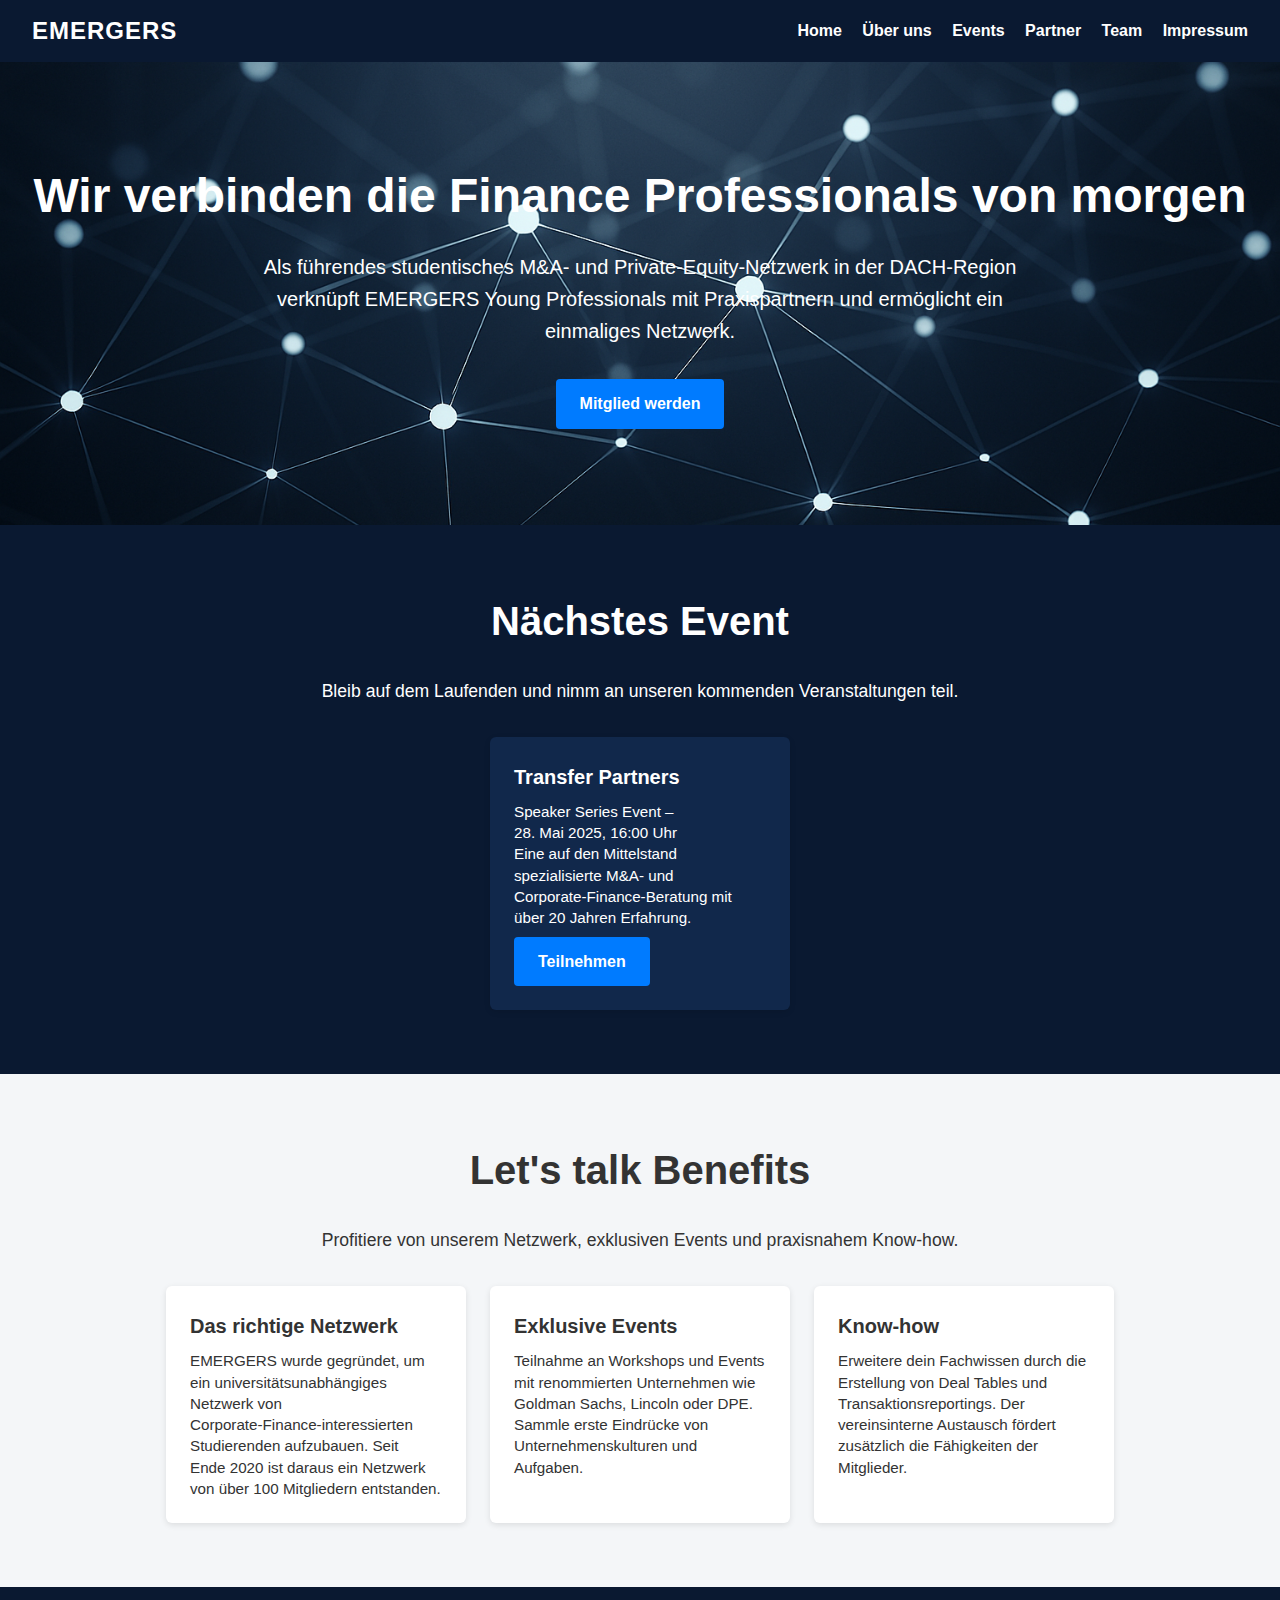
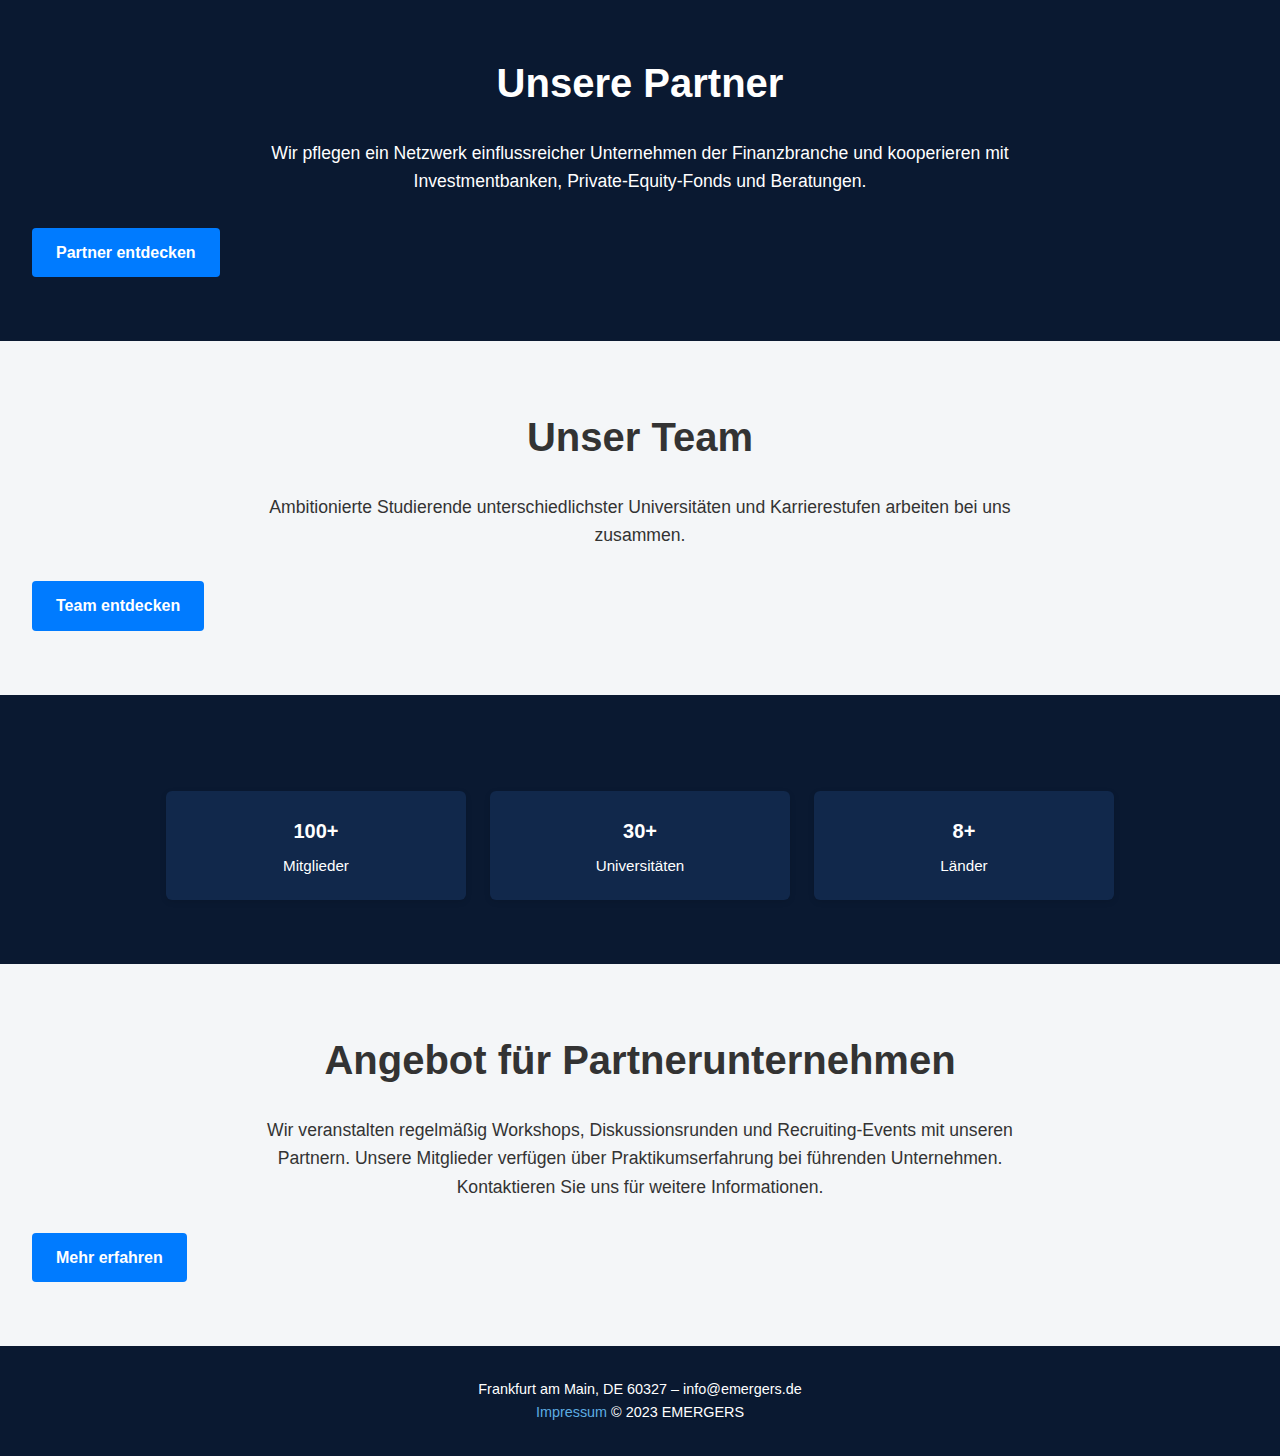
<file: index.html>
<!DOCTYPE html>
<html lang="de">
<head>
  <meta charset="UTF-8">
  <meta name="viewport" content="width=device-width, initial-scale=1.0">
  <title>EMERGERS – Home</title>
  <link rel="stylesheet" href="style.css">
</head>
<body>
  <!-- Navigation bar -->
  <header class="navbar">
    <a href="index.html" class="logo">EMERGERS</a>
    <nav>
      <a href="index.html">Home</a>
      <a href="ueber-uns.html">Über&nbsp;uns</a>
      <a href="events.html">Events</a>
      <a href="partner.html">Partner</a>
      <a href="team.html">Team</a>
      <a href="impressum.html">Impressum</a>
    </nav>
  </header>

  <!-- Hero section -->
  <section class="hero">
    <h1>Wir verbinden die Finance Professionals von morgen</h1>
    <p>Als führendes studentisches M&A‑ und Private‑Equity‑Netzwerk in der DACH‑Region verknüpft EMERGERS Young Professionals mit Praxispartnern und ermöglicht ein einmaliges Netzwerk.</p>
    <a href="ueber-uns.html" class="btn-primary">Mitglied werden</a>
  </section>

  <!-- Next event section -->
  <section class="section dark">
    <h2>Nächstes&nbsp;Event</h2>
    <p class="lead">Bleib auf dem Laufenden und nimm an unseren kommenden Veranstaltungen teil.</p>
    <div class="cards">
      <div class="card" style="background-color:#11284b;color:#fff;">
        <h3>Transfer&nbsp;Partners</h3>
        <p>Speaker&nbsp;Series&nbsp;Event – 28. Mai 2025, 16:00&nbsp;Uhr</p>
        <p>Eine auf den Mittelstand spezialisierte M&A‑ und Corporate‑Finance‑Beratung mit über 20 Jahren Erfahrung.</p>
        <a href="https://emergers.ma-review.com" class="btn-primary" style="margin-top:0.5rem;">Teilnehmen</a>
      </div>
    </div>
  </section>

  <!-- Benefits section -->
  <section class="section">
    <h2>Let's talk Benefits</h2>
    <p class="lead">Profitiere von unserem Netzwerk, exklusiven Events und praxisnahem Know‑how.</p>
    <div class="cards">
      <div class="card">
        <h3>Das richtige Netzwerk</h3>
        <p>EMERGERS wurde gegründet, um ein universitätsunabhängiges Netzwerk von Corporate‑Finance‑interessierten Studierenden aufzubauen. Seit Ende 2020 ist daraus ein Netzwerk von über 100 Mitgliedern entstanden.</p>
      </div>
      <div class="card">
        <h3>Exklusive Events</h3>
        <p>Teilnahme an Workshops und Events mit renommierten Unternehmen wie Goldman&nbsp;Sachs, Lincoln oder DPE. Sammle erste Eindrücke von Unternehmenskulturen und Aufgaben.</p>
      </div>
      <div class="card">
        <h3>Know‑how</h3>
        <p>Erweitere dein Fachwissen durch die Erstellung von Deal Tables und Transaktionsreportings. Der vereinsinterne Austausch fördert zusätzlich die Fähigkeiten der Mitglieder.</p>
      </div>
    </div>
  </section>

  <!-- Partners section -->
  <section class="section dark">
    <h2>Unsere Partner</h2>
    <p class="lead">Wir pflegen ein Netzwerk einflussreicher Unternehmen der Finanzbranche und kooperieren mit Investmentbanken, Private‑Equity‑Fonds und Beratungen.</p>
    <a href="partner.html" class="btn-primary">Partner entdecken</a>
  </section>

  <!-- Team section -->
  <section class="section">
    <h2>Unser Team</h2>
    <p class="lead">Ambitionierte Studierende unterschiedlichster Universitäten und Karrierestufen arbeiten bei uns zusammen.</p>
    <a href="team.html" class="btn-primary">Team entdecken</a>
  </section>

  <!-- Statistics section -->
  <section class="section dark">
    <div class="cards">
      <div class="card" style="background-color:#11284b;color:#fff;text-align:center;">
        <h3>100+</h3>
        <p>Mitglieder</p>
      </div>
      <div class="card" style="background-color:#11284b;color:#fff;text-align:center;">
        <h3>30+</h3>
        <p>Universitäten</p>
      </div>
      <div class="card" style="background-color:#11284b;color:#fff;text-align:center;">
        <h3>8+</h3>
        <p>Länder</p>
      </div>
    </div>
  </section>

  <!-- Partner offer section -->
  <section class="section">
    <h2>Angebot für Partnerunternehmen</h2>
    <p class="lead">Wir veranstalten regelmäßig Workshops, Diskussionsrunden und Recruiting‑Events mit unseren Partnern. Unsere Mitglieder verfügen über Praktikumserfahrung bei führenden Unternehmen. Kontaktieren Sie uns für weitere Informationen.</p>
    <a href="partner.html" class="btn-primary">Mehr erfahren</a>
  </section>

  <!-- Footer -->
  <footer class="footer">
    <p>Frankfurt am Main, DE&nbsp;60327&nbsp;–&nbsp;info@emergers.de</p>
    <p><a href="impressum.html">Impressum</a> © 2023&nbsp;EMERGERS</p>
  </footer>
</body>
</html>
</file>
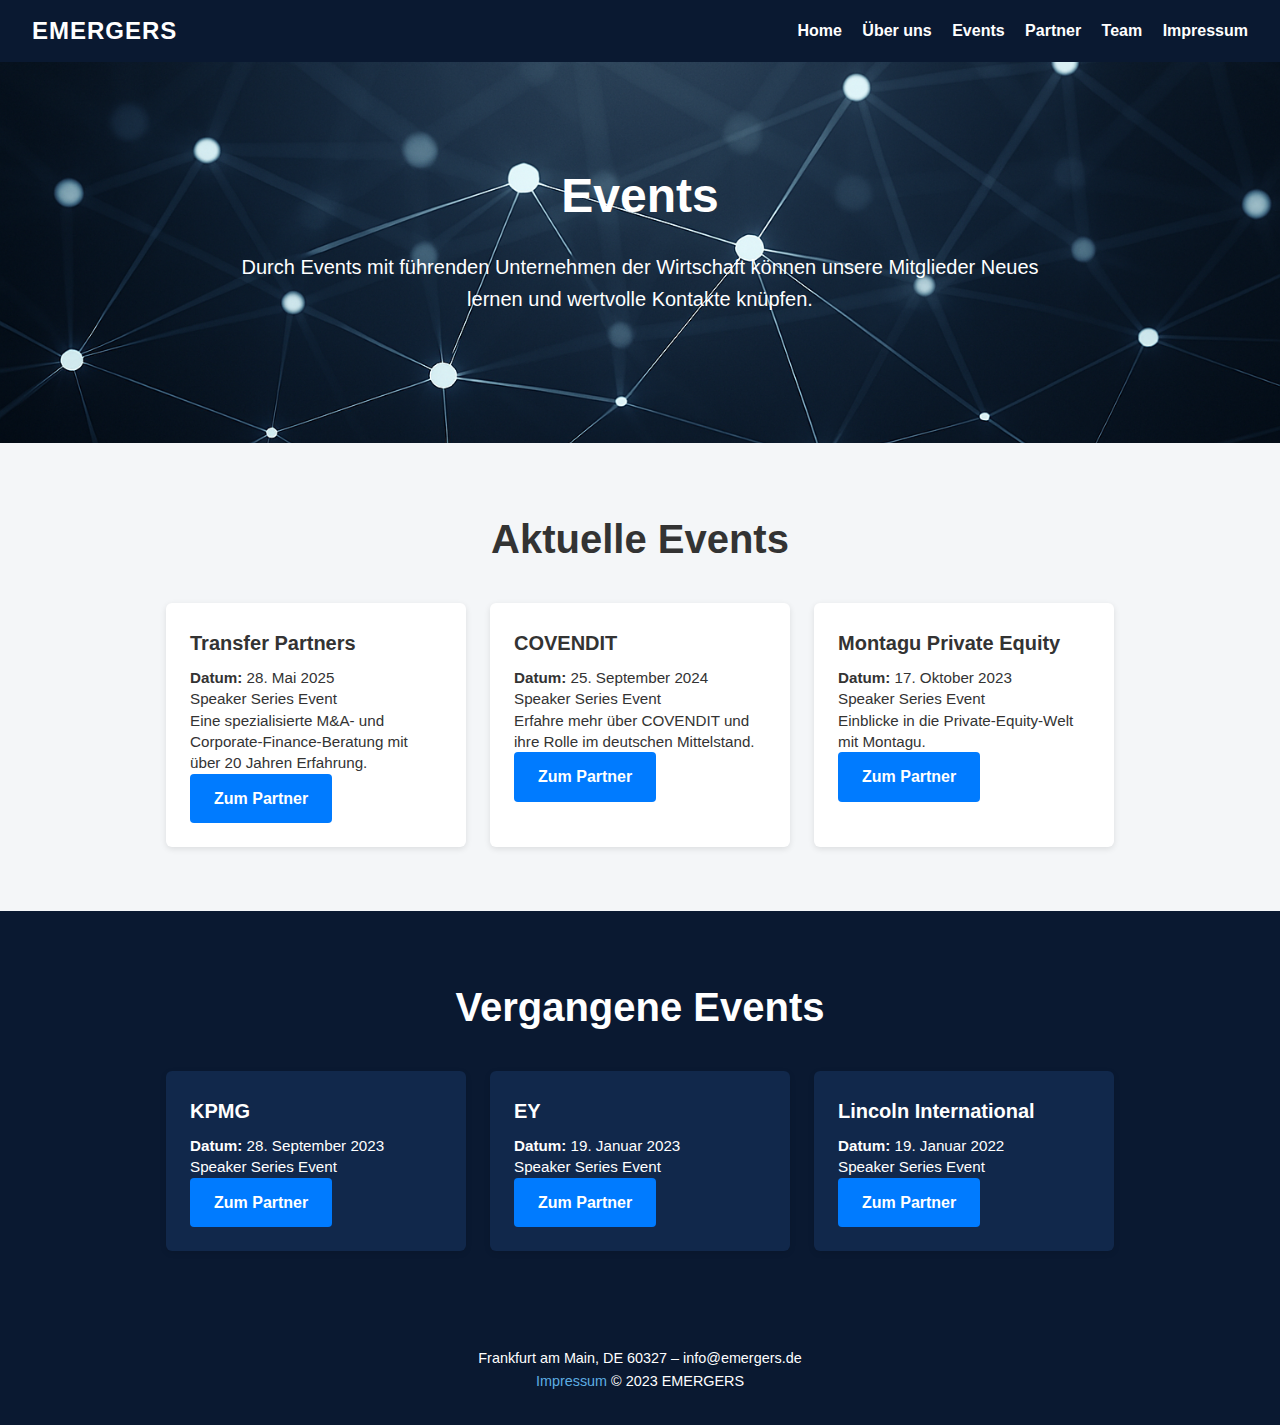
<file: events.html>
<!DOCTYPE html>
<html lang="de">
<head>
  <meta charset="UTF-8">
  <meta name="viewport" content="width=device-width, initial-scale=1.0">
  <title>EMERGERS – Events</title>
  <link rel="stylesheet" href="style.css">
</head>
<body>
  <!-- Navigation bar -->
  <header class="navbar">
    <a href="index.html" class="logo">EMERGERS</a>
    <nav>
      <a href="index.html">Home</a>
      <a href="ueber-uns.html">Über&nbsp;uns</a>
      <a href="events.html">Events</a>
      <a href="partner.html">Partner</a>
      <a href="team.html">Team</a>
      <a href="impressum.html">Impressum</a>
    </nav>
  </header>

  <!-- Header section -->
  <section class="hero" style="background-image:url('images/hero.png');">
    <h1>Events</h1>
    <p>Durch Events mit führenden Unternehmen der Wirtschaft können unsere Mitglieder Neues lernen und wertvolle Kontakte knüpfen.</p>
  </section>

  <!-- Events list -->
  <section class="section">
    <h2>Aktuelle&nbsp;Events</h2>
    <div class="cards">
      <div class="card">
        <h3>Transfer&nbsp;Partners</h3>
        <p><strong>Datum:</strong> 28.&nbsp;Mai&nbsp;2025</p>
        <p>Speaker Series Event</p>
        <p>Eine spezialisierte M&A‑ und Corporate‑Finance‑Beratung mit über 20 Jahren Erfahrung.</p>
        <a href="https://emergers.ma-review.com" class="btn-primary">Zum Partner</a>
      </div>
      <div class="card">
        <h3>COVENDIT</h3>
        <p><strong>Datum:</strong> 25.&nbsp;September&nbsp;2024</p>
        <p>Speaker Series Event</p>
        <p>Erfahre mehr über COVENDIT und ihre Rolle im deutschen Mittelstand.</p>
        <a href="https://covendit.de" class="btn-primary">Zum Partner</a>
      </div>
      <div class="card">
        <h3>Montagu&nbsp;Private&nbsp;Equity</h3>
        <p><strong>Datum:</strong> 17.&nbsp;Oktober&nbsp;2023</p>
        <p>Speaker Series Event</p>
        <p>Einblicke in die Private‑Equity‑Welt mit Montagu.</p>
        <a href="https://montagu.com" class="btn-primary">Zum Partner</a>
      </div>
    </div>
  </section>

  <!-- Archive section -->
  <section class="section dark">
    <h2>Vergangene&nbsp;Events</h2>
    <div class="cards">
      <div class="card" style="background-color:#11284b;color:#fff;">
        <h3>KPMG</h3>
        <p><strong>Datum:</strong> 28.&nbsp;September&nbsp;2023</p>
        <p>Speaker Series Event</p>
        <a href="https://kpmg.com" class="btn-primary">Zum Partner</a>
      </div>
      <div class="card" style="background-color:#11284b;color:#fff;">
        <h3>EY</h3>
        <p><strong>Datum:</strong> 19.&nbsp;Januar&nbsp;2023</p>
        <p>Speaker Series Event</p>
        <a href="https://www.ey.com" class="btn-primary">Zum Partner</a>
      </div>
      <div class="card" style="background-color:#11284b;color:#fff;">
        <h3>Lincoln&nbsp;International</h3>
        <p><strong>Datum:</strong> 19.&nbsp;Januar&nbsp;2022</p>
        <p>Speaker Series Event</p>
        <a href="https://www.lincolninternational.com" class="btn-primary">Zum Partner</a>
      </div>
    </div>
  </section>

  <!-- Footer -->
  <footer class="footer">
    <p>Frankfurt am Main, DE&nbsp;60327&nbsp;–&nbsp;info@emergers.de</p>
    <p><a href="impressum.html">Impressum</a> © 2023&nbsp;EMERGERS</p>
  </footer>
</body>
</html>
</file>
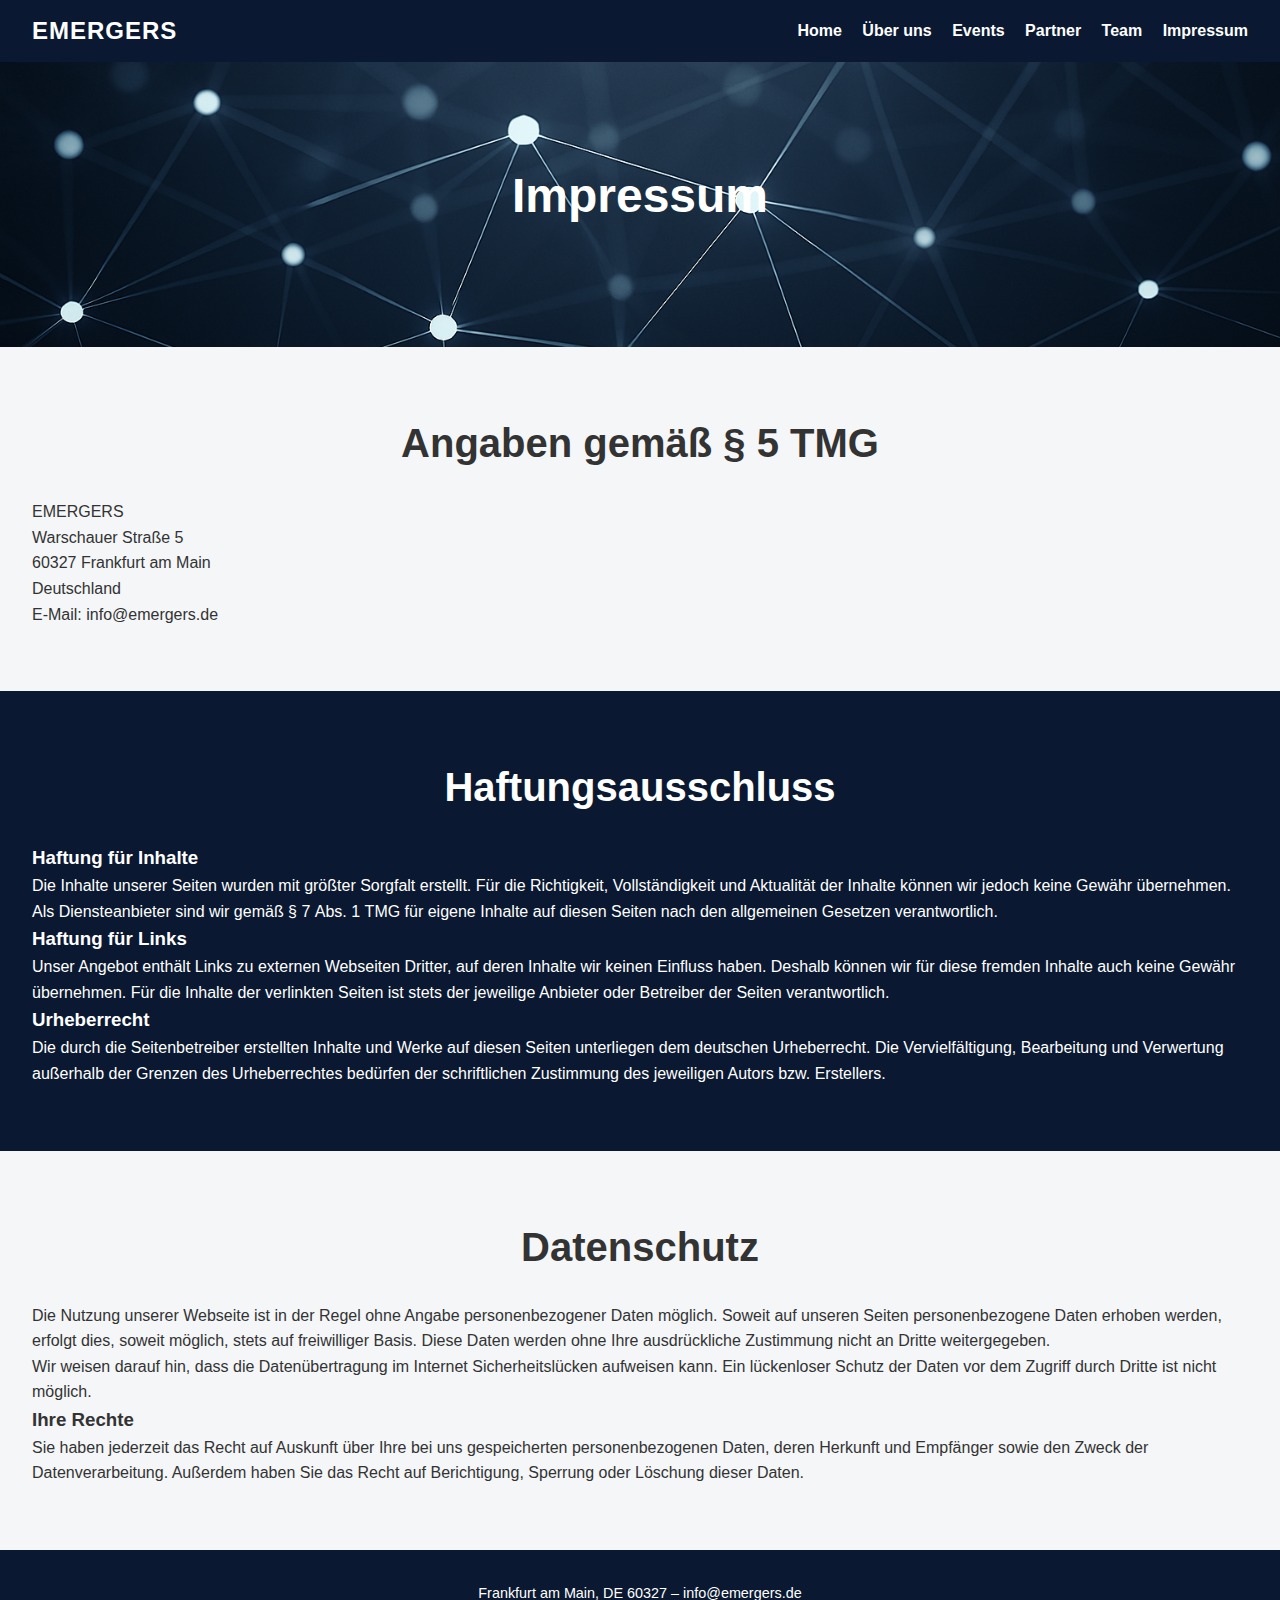
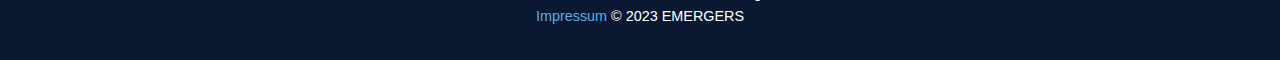
<file: impressum.html>
<!DOCTYPE html>
<html lang="de">
<head>
  <meta charset="UTF-8">
  <meta name="viewport" content="width=device-width, initial-scale=1.0">
  <title>EMERGERS – Impressum</title>
  <link rel="stylesheet" href="style.css">
</head>
<body>
  <!-- Navigation bar -->
  <header class="navbar">
    <a href="index.html" class="logo">EMERGERS</a>
    <nav>
      <a href="index.html">Home</a>
      <a href="ueber-uns.html">Über&nbsp;uns</a>
      <a href="events.html">Events</a>
      <a href="partner.html">Partner</a>
      <a href="team.html">Team</a>
      <a href="impressum.html">Impressum</a>
    </nav>
  </header>

  <!-- Impressum header -->
  <section class="hero" style="background-image:url('images/hero.png');">
    <h1>Impressum</h1>
  </section>

  <section class="section">
    <h2>Angaben gemäß § 5 TMG</h2>
    <p>EMERGERS<br>Warschauer Straße 5<br>60327 Frankfurt am Main<br>Deutschland</p>
    <p>E‑Mail: info@emergers.de</p>
  </section>

  <section class="section dark">
    <h2>Haftungsausschluss</h2>
    <h3>Haftung für Inhalte</h3>
    <p>Die Inhalte unserer Seiten wurden mit größter Sorgfalt erstellt. Für die Richtigkeit, Vollständigkeit und Aktualität der Inhalte können wir jedoch keine Gewähr übernehmen. Als Diensteanbieter sind wir gemäß § 7 Abs. 1 TMG für eigene Inhalte auf diesen Seiten nach den allgemeinen Gesetzen verantwortlich.</p>
    <h3>Haftung für Links</h3>
    <p>Unser Angebot enthält Links zu externen Webseiten Dritter, auf deren Inhalte wir keinen Einfluss haben. Deshalb können wir für diese fremden Inhalte auch keine Gewähr übernehmen. Für die Inhalte der verlinkten Seiten ist stets der jeweilige Anbieter oder Betreiber der Seiten verantwortlich.</p>
    <h3>Urheberrecht</h3>
    <p>Die durch die Seitenbetreiber erstellten Inhalte und Werke auf diesen Seiten unterliegen dem deutschen Urheberrecht. Die Vervielfältigung, Bearbeitung und Verwertung außerhalb der Grenzen des Urheberrechtes bedürfen der schriftlichen Zustimmung des jeweiligen Autors bzw. Erstellers.</p>
  </section>

  <section class="section">
    <h2>Datenschutz</h2>
    <p>Die Nutzung unserer Webseite ist in der Regel ohne Angabe personenbezogener Daten möglich. Soweit auf unseren Seiten personenbezogene Daten erhoben werden, erfolgt dies, soweit möglich, stets auf freiwilliger Basis. Diese Daten werden ohne Ihre ausdrückliche Zustimmung nicht an Dritte weitergegeben.</p>
    <p>Wir weisen darauf hin, dass die Datenübertragung im Internet Sicherheitslücken aufweisen kann. Ein lückenloser Schutz der Daten vor dem Zugriff durch Dritte ist nicht möglich.</p>
    <h3>Ihre Rechte</h3>
    <p>Sie haben jederzeit das Recht auf Auskunft über Ihre bei uns gespeicherten personenbezogenen Daten, deren Herkunft und Empfänger sowie den Zweck der Datenverarbeitung. Außerdem haben Sie das Recht auf Berichtigung, Sperrung oder Löschung dieser Daten.</p>
  </section>

  <!-- Footer -->
  <footer class="footer">
    <p>Frankfurt am Main, DE&nbsp;60327&nbsp;–&nbsp;info@emergers.de</p>
    <p><a href="impressum.html">Impressum</a> © 2023&nbsp;EMERGERS</p>
  </footer>
</body>
</html>
</file>
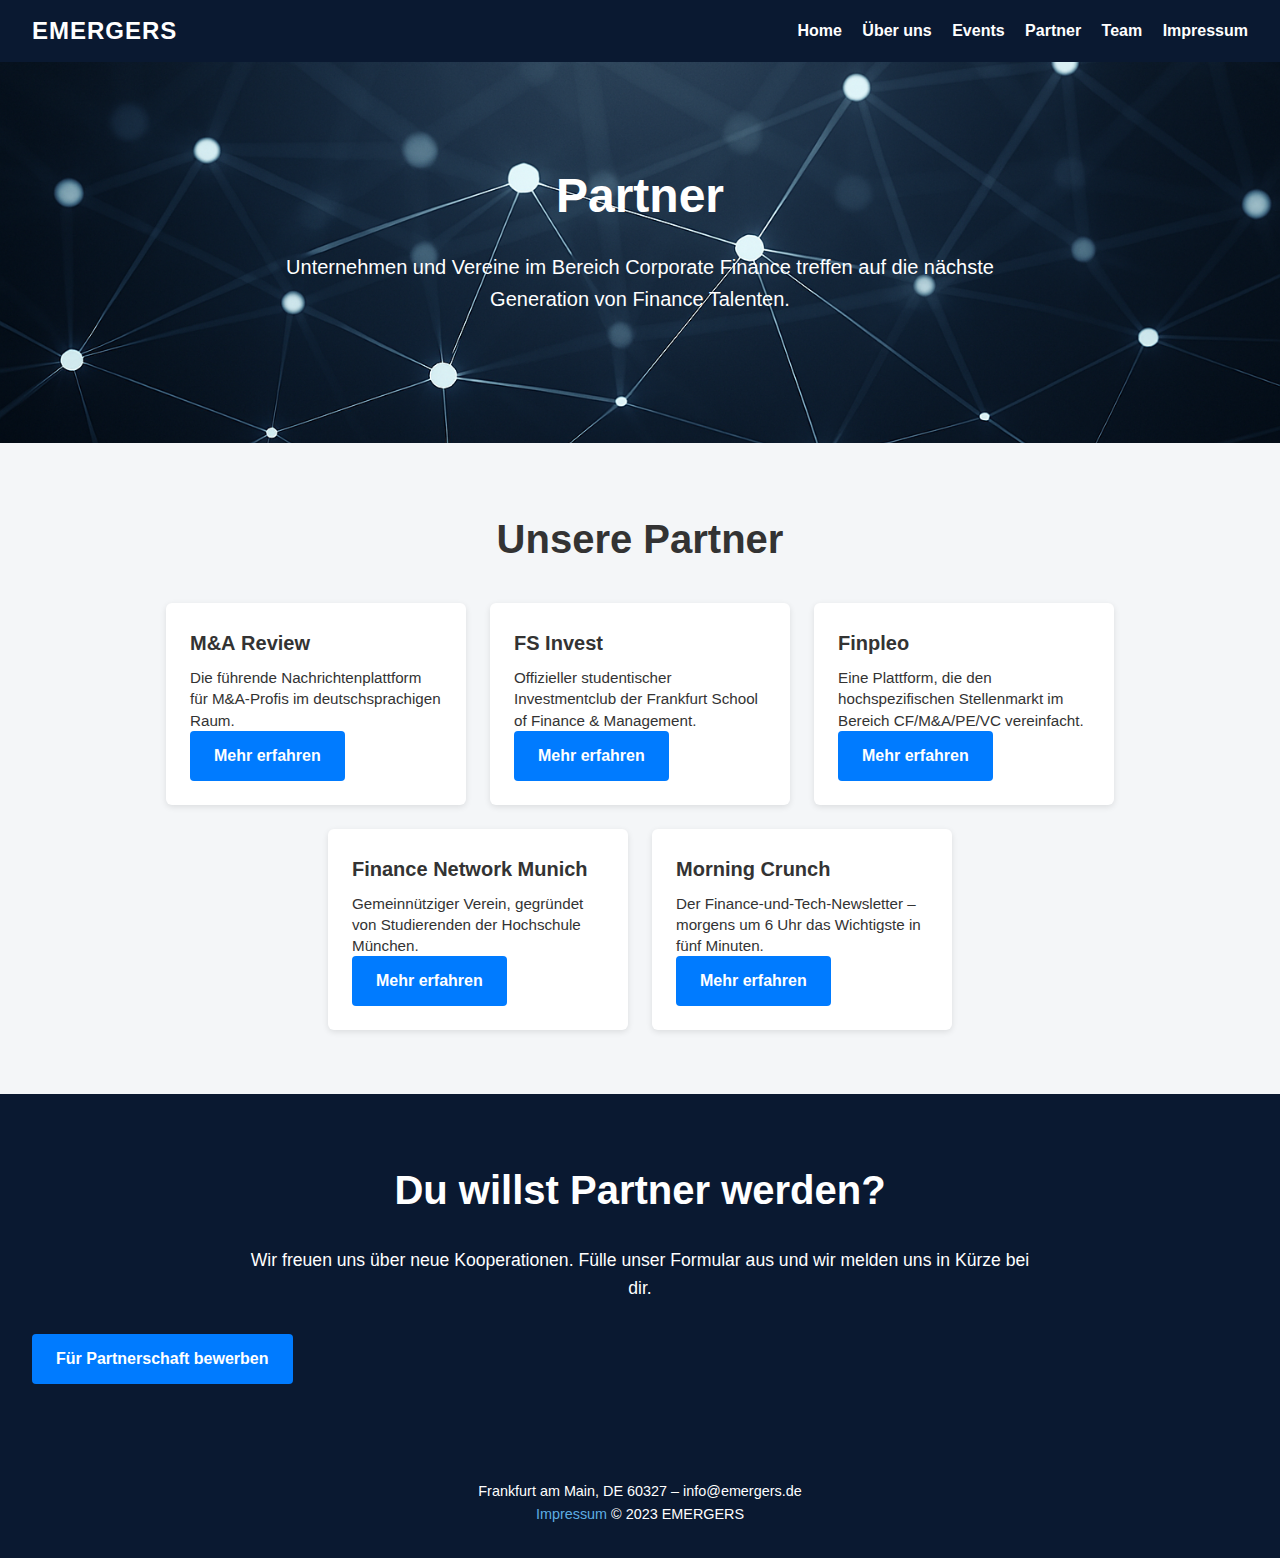
<file: partner.html>
<!DOCTYPE html>
<html lang="de">
<head>
  <meta charset="UTF-8">
  <meta name="viewport" content="width=device-width, initial-scale=1.0">
  <title>EMERGERS – Partner</title>
  <link rel="stylesheet" href="style.css">
</head>
<body>
  <!-- Navigation bar -->
  <header class="navbar">
    <a href="index.html" class="logo">EMERGERS</a>
    <nav>
      <a href="index.html">Home</a>
      <a href="ueber-uns.html">Über&nbsp;uns</a>
      <a href="events.html">Events</a>
      <a href="partner.html">Partner</a>
      <a href="team.html">Team</a>
      <a href="impressum.html">Impressum</a>
    </nav>
  </header>

  <!-- Header section -->
  <section class="hero" style="background-image:url('images/hero.png');">
    <h1>Partner</h1>
    <p>Unternehmen und Vereine im Bereich Corporate Finance treffen auf die nächste Generation von Finance Talenten.</p>
  </section>

  <!-- Partners list -->
  <section class="section">
    <h2>Unsere&nbsp;Partner</h2>
    <div class="cards">
      <div class="card">
        <h3>M&A&nbsp;Review</h3>
        <p>Die führende Nachrichtenplattform für M&A‑Profis im deutschsprachigen Raum.</p>
        <a href="https://manda.co" class="btn-primary">Mehr erfahren</a>
      </div>
      <div class="card">
        <h3>FS&nbsp;Invest</h3>
        <p>Offizieller studentischer Investmentclub der Frankfurt School of Finance & Management.</p>
        <a href="https://www.linkedin.com" class="btn-primary">Mehr erfahren</a>
      </div>
      <div class="card">
        <h3>Finpleo</h3>
        <p>Eine Plattform, die den hochspezifischen Stellenmarkt im Bereich CF/M&A/PE/VC vereinfacht.</p>
        <a href="https://www.finpleo.com" class="btn-primary">Mehr erfahren</a>
      </div>
      <div class="card">
        <h3>Finance&nbsp;Network&nbsp;Munich</h3>
        <p>Gemeinnütziger Verein, gegründet von Studierenden der Hochschule München.</p>
        <a href="https://fn-munich.de" class="btn-primary">Mehr erfahren</a>
      </div>
      <div class="card">
        <h3>Morning&nbsp;Crunch</h3>
        <p>Der Finance‑und‑Tech‑Newsletter – morgens um 6 Uhr das Wichtigste in fünf Minuten.</p>
        <a href="https://morningcrunch.de" class="btn-primary">Mehr erfahren</a>
      </div>
    </div>
  </section>

  <!-- Partnership call-to-action -->
  <section class="section dark">
    <h2>Du willst Partner werden?</h2>
    <p class="lead">Wir freuen uns über neue Kooperationen. Fülle unser Formular aus und wir melden uns in Kürze bei dir.</p>
    <a href="#" class="btn-primary">Für Partnerschaft bewerben</a>
  </section>

  <!-- Footer -->
  <footer class="footer">
    <p>Frankfurt am Main, DE&nbsp;60327&nbsp;–&nbsp;info@emergers.de</p>
    <p><a href="impressum.html">Impressum</a> © 2023&nbsp;EMERGERS</p>
  </footer>
</body>
</html>
</file>
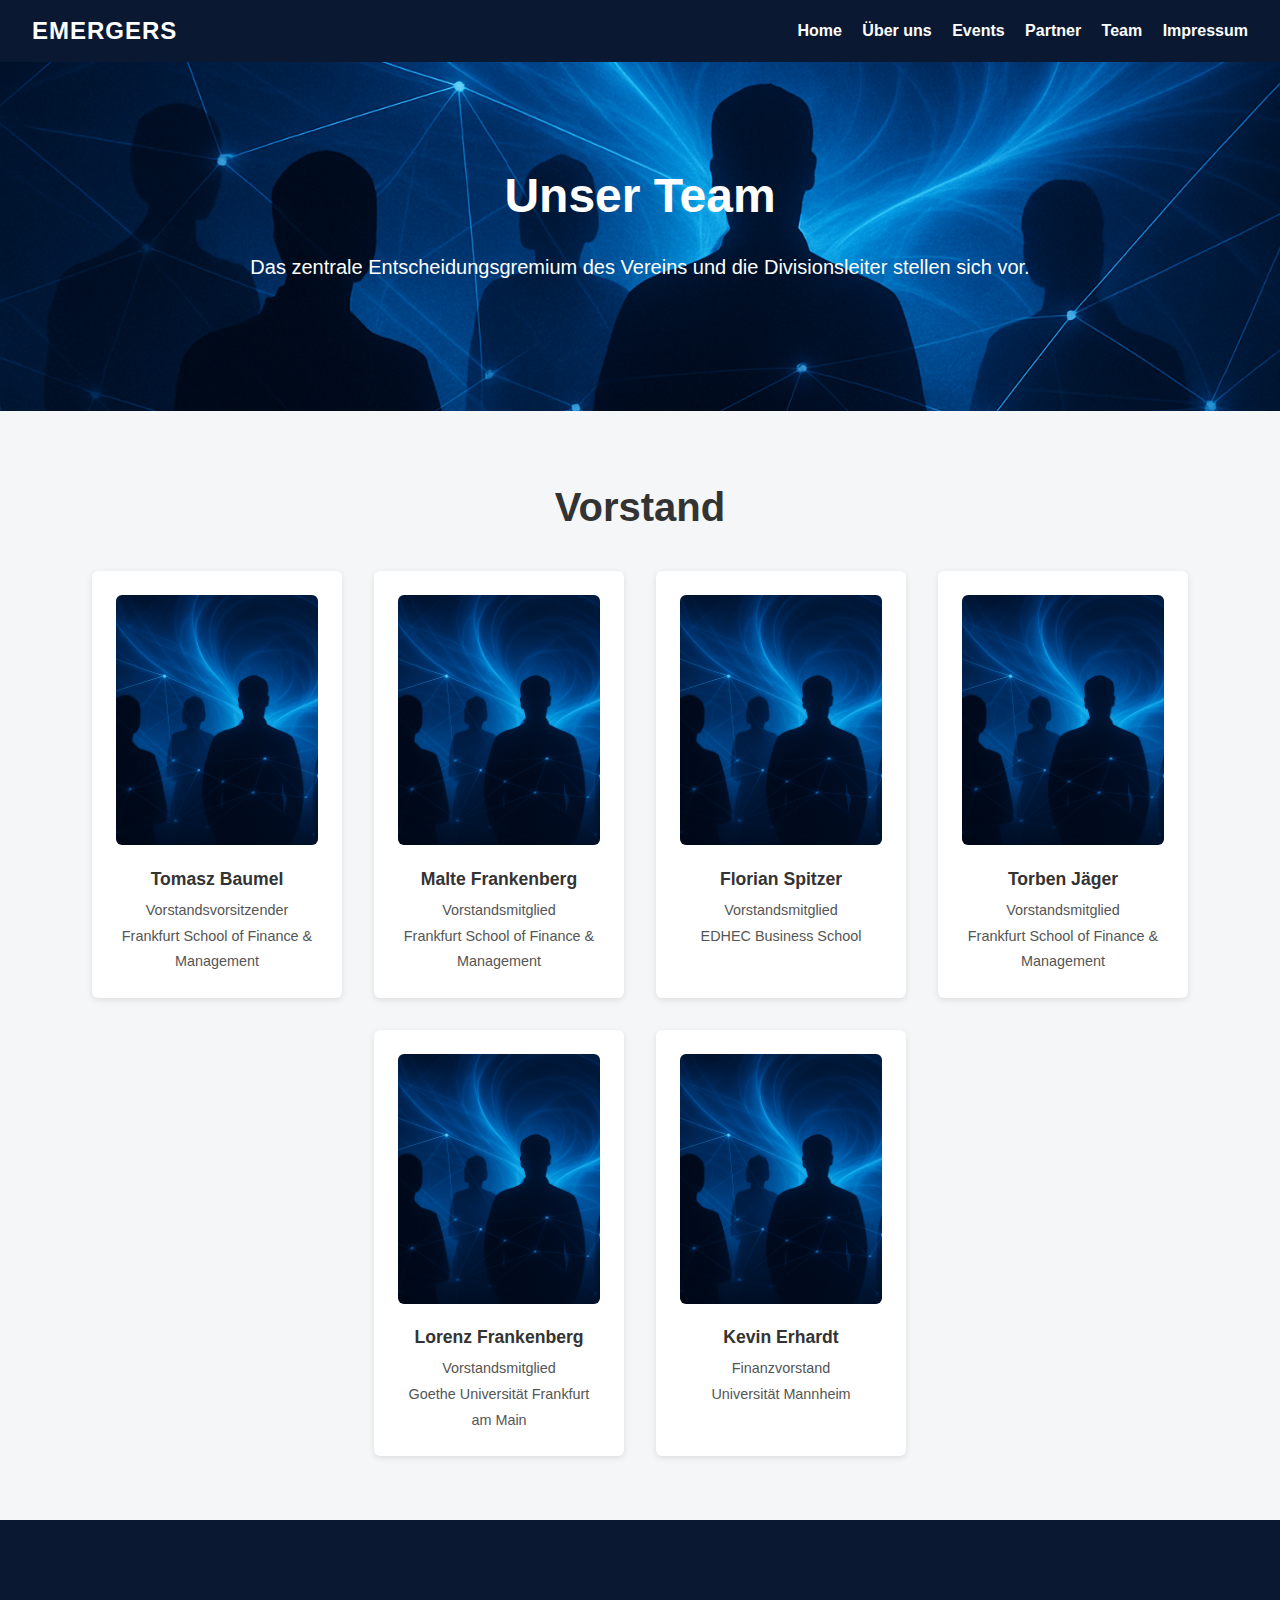
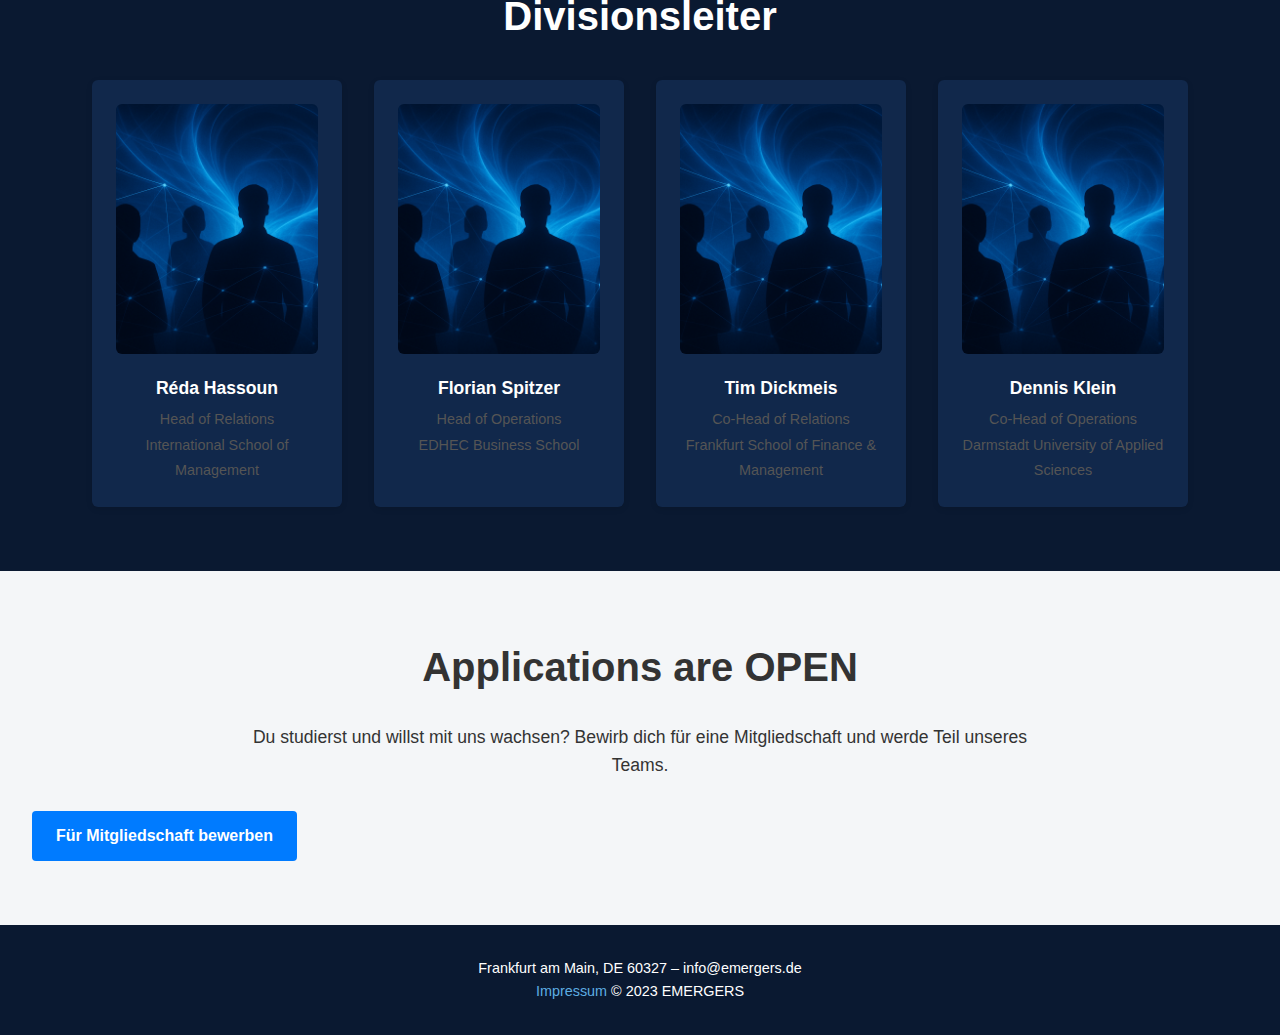
<file: team.html>
<!DOCTYPE html>
<html lang="de">
<head>
  <meta charset="UTF-8">
  <meta name="viewport" content="width=device-width, initial-scale=1.0">
  <title>EMERGERS – Team</title>
  <link rel="stylesheet" href="style.css">
</head>
<body>
  <!-- Navigation bar -->
  <header class="navbar">
    <a href="index.html" class="logo">EMERGERS</a>
    <nav>
      <a href="index.html">Home</a>
      <a href="ueber-uns.html">Über&nbsp;uns</a>
      <a href="events.html">Events</a>
      <a href="partner.html">Partner</a>
      <a href="team.html">Team</a>
      <a href="impressum.html">Impressum</a>
    </nav>
  </header>

  <!-- Header section -->
  <section class="hero" style="background-image:url('images/team.png');">
    <h1>Unser Team</h1>
    <p>Das zentrale Entscheidungsgremium des Vereins und die Divisionsleiter stellen sich vor.</p>
  </section>

  <!-- Board section -->
  <section class="section">
    <h2>Vorstand</h2>
    <div class="team-grid">
      <div class="member">
        <img src="images/team.png" alt="Tomasz Baumel">
        <h3>Tomasz&nbsp;Baumel</h3>
        <span>Vorstandsvorsitzender<br>Frankfurt School of Finance &amp; Management</span>
      </div>
      <div class="member">
        <img src="images/team.png" alt="Malte Frankenberg">
        <h3>Malte&nbsp;Frankenberg</h3>
        <span>Vorstandsmitglied<br>Frankfurt School of Finance &amp; Management</span>
      </div>
      <div class="member">
        <img src="images/team.png" alt="Florian Spitzer">
        <h3>Florian&nbsp;Spitzer</h3>
        <span>Vorstandsmitglied<br>EDHEC Business School</span>
      </div>
      <div class="member">
        <img src="images/team.png" alt="Torben Jäger">
        <h3>Torben&nbsp;Jäger</h3>
        <span>Vorstandsmitglied<br>Frankfurt School of Finance &amp; Management</span>
      </div>
      <div class="member">
        <img src="images/team.png" alt="Lorenz Frankenberg">
        <h3>Lorenz&nbsp;Frankenberg</h3>
        <span>Vorstandsmitglied<br>Goethe Universität Frankfurt am Main</span>
      </div>
      <div class="member">
        <img src="images/team.png" alt="Kevin Erhardt">
        <h3>Kevin&nbsp;Erhardt</h3>
        <span>Finanzvorstand<br>Universität Mannheim</span>
      </div>
    </div>
  </section>

  <!-- Division leaders section -->
  <section class="section dark">
    <h2>Divisionsleiter</h2>
    <div class="team-grid">
      <div class="member" style="background-color:#11284b;color:#fff;">
        <img src="images/team.png" alt="Réda Hassoun">
        <h3>Réda&nbsp;Hassoun</h3>
        <span>Head of Relations<br>International School of Management</span>
      </div>
      <div class="member" style="background-color:#11284b;color:#fff;">
        <img src="images/team.png" alt="Florian Spitzer (Operations)">
        <h3>Florian&nbsp;Spitzer</h3>
        <span>Head of Operations<br>EDHEC Business School</span>
      </div>
      <div class="member" style="background-color:#11284b;color:#fff;">
        <img src="images/team.png" alt="Tim Dickmeis">
        <h3>Tim&nbsp;Dickmeis</h3>
        <span>Co‑Head of Relations<br>Frankfurt School of Finance &amp; Management</span>
      </div>
      <div class="member" style="background-color:#11284b;color:#fff;">
        <img src="images/team.png" alt="Dennis Klein">
        <h3>Dennis&nbsp;Klein</h3>
        <span>Co‑Head of Operations<br>Darmstadt University of Applied Sciences</span>
      </div>
    </div>
  </section>

  <!-- Join section -->
  <section class="section">
    <h2>Applications are OPEN</h2>
    <p class="lead">Du studierst und willst mit uns wachsen? Bewirb dich für eine Mitgliedschaft und werde Teil unseres Teams.</p>
    <a href="#" class="btn-primary">Für Mitgliedschaft bewerben</a>
  </section>

  <!-- Footer -->
  <footer class="footer">
    <p>Frankfurt am Main, DE&nbsp;60327&nbsp;–&nbsp;info@emergers.de</p>
    <p><a href="impressum.html">Impressum</a> © 2023&nbsp;EMERGERS</p>
  </footer>
</body>
</html>
</file>
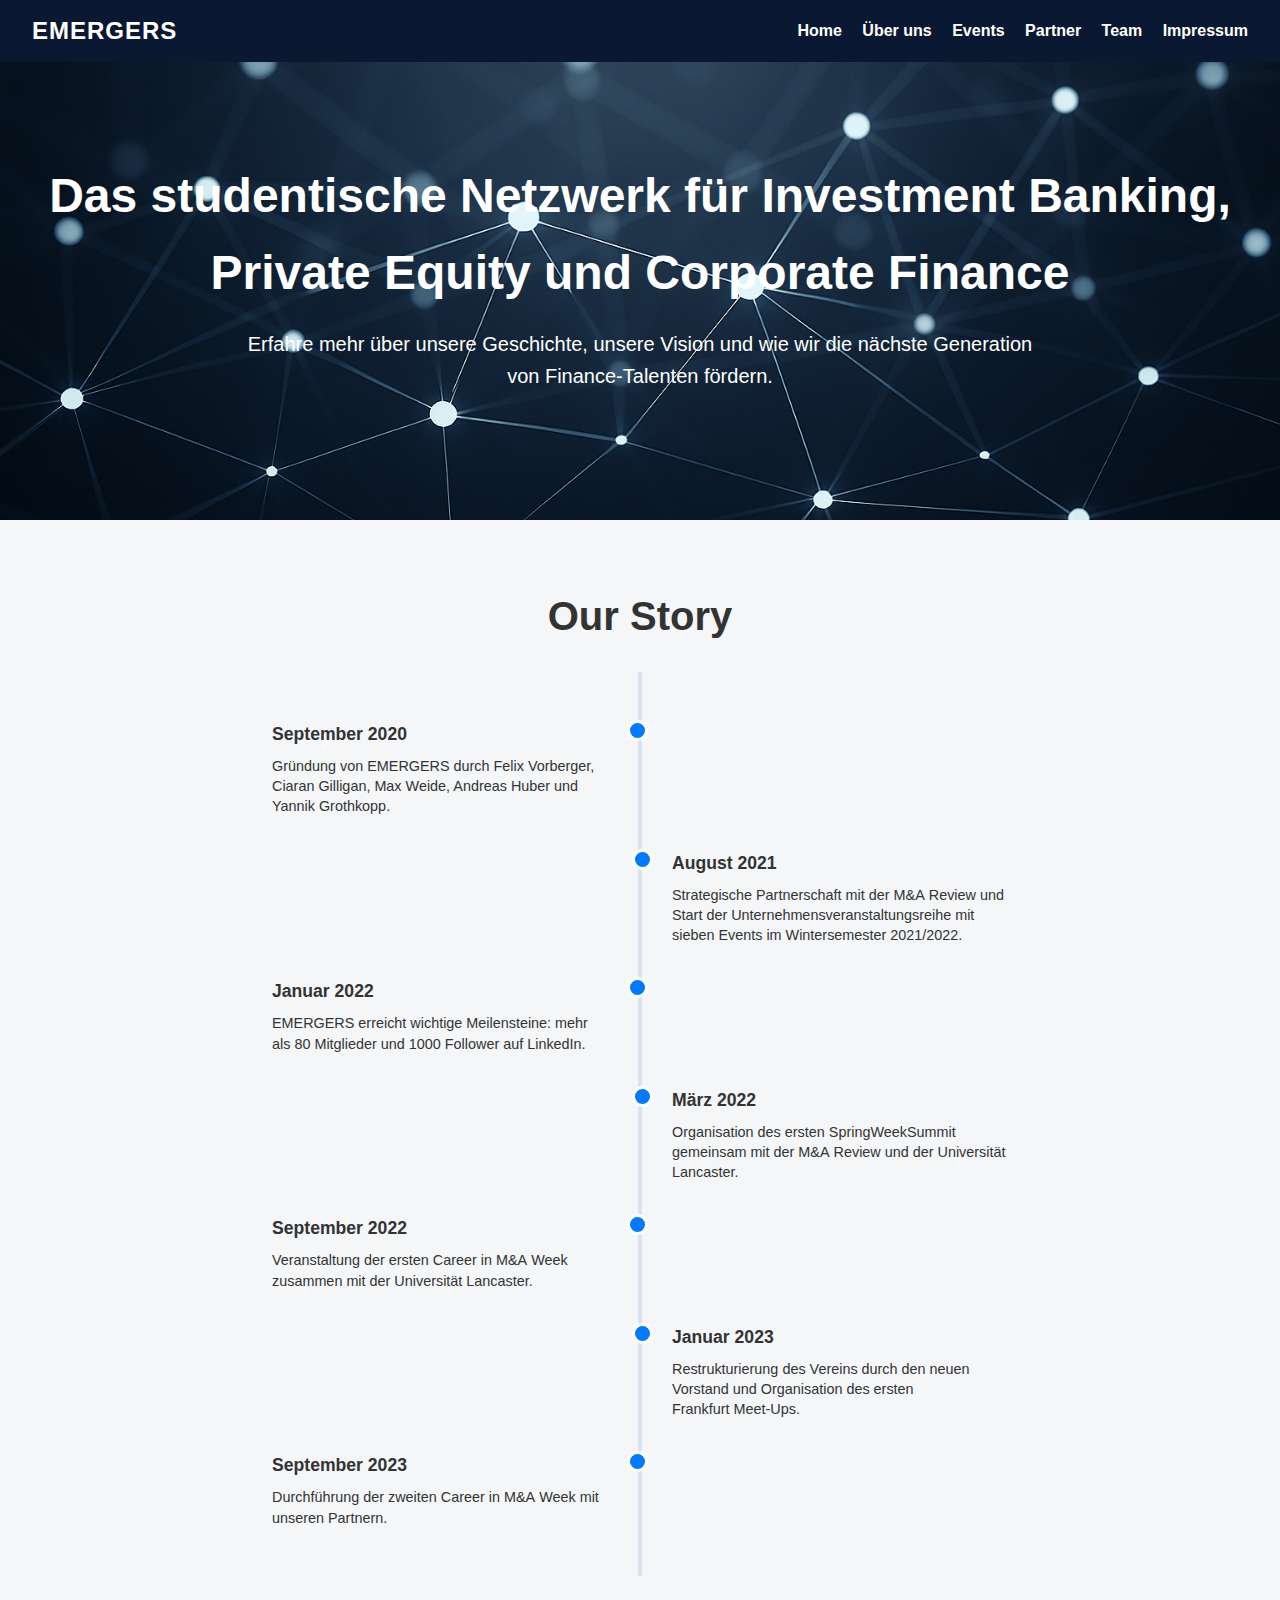
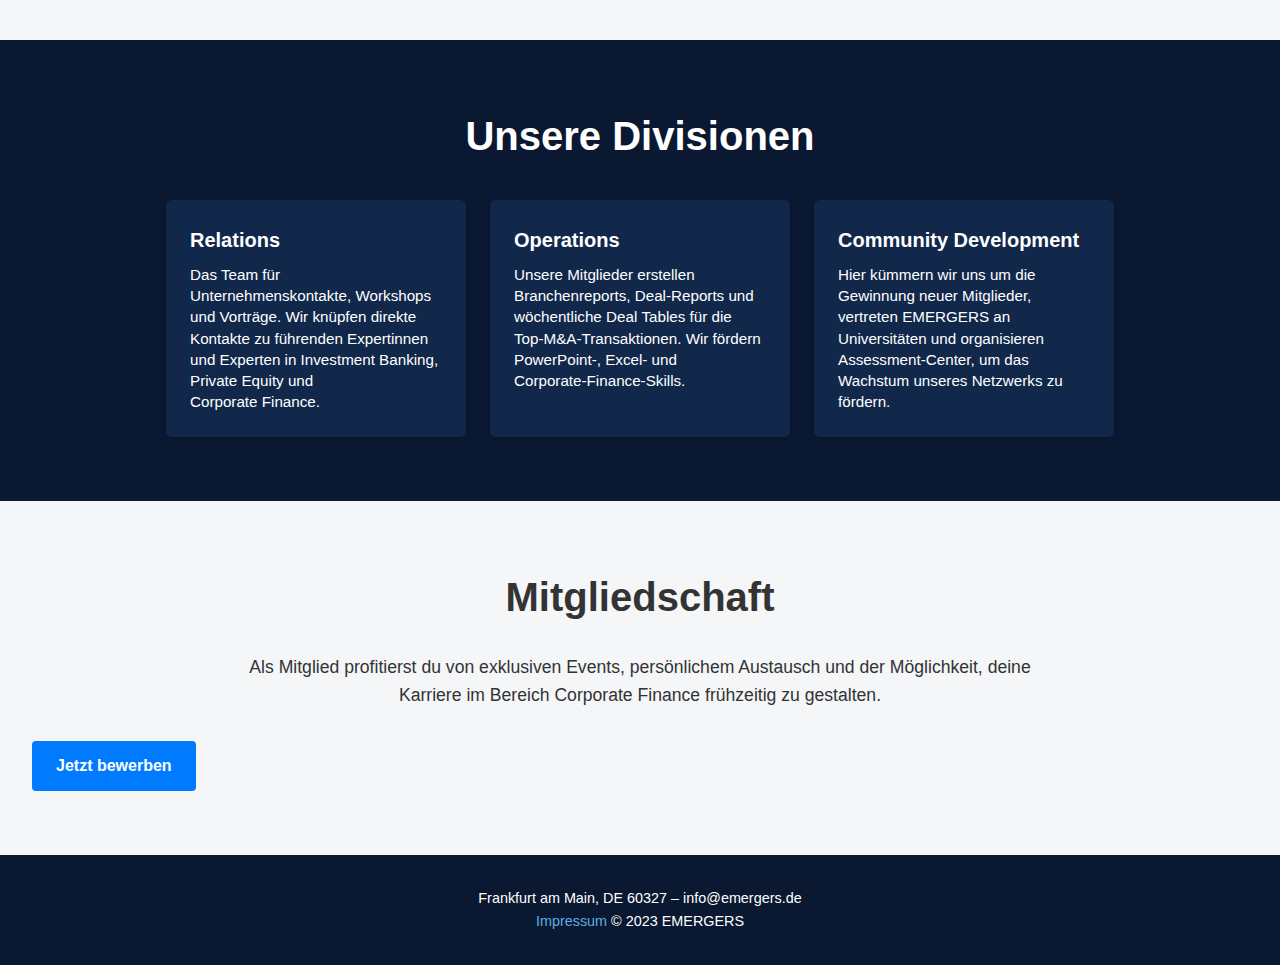
<file: ueber-uns.html>
<!DOCTYPE html>
<html lang="de">
<head>
  <meta charset="UTF-8">
  <meta name="viewport" content="width=device-width, initial-scale=1.0">
  <title>EMERGERS – Über uns</title>
  <link rel="stylesheet" href="style.css">
</head>
<body>
  <!-- Navigation bar -->
  <header class="navbar">
    <a href="index.html" class="logo">EMERGERS</a>
    <nav>
      <a href="index.html">Home</a>
      <a href="ueber-uns.html">Über&nbsp;uns</a>
      <a href="events.html">Events</a>
      <a href="partner.html">Partner</a>
      <a href="team.html">Team</a>
      <a href="impressum.html">Impressum</a>
    </nav>
  </header>

  <!-- Intro section -->
  <section class="hero">
    <h1>Das studentische Netzwerk für Investment&nbsp;Banking, Private&nbsp;Equity und Corporate&nbsp;Finance</h1>
    <p>Erfahre mehr über unsere Geschichte, unsere Vision und wie wir die nächste Generation von Finance‑Talenten fördern.</p>
  </section>

  <!-- Our story timeline -->
  <section class="section">
    <h2>Our Story</h2>
    <div class="timeline">
      <div class="timeline-item">
        <h4>September&nbsp;2020</h4>
        <p>Gründung von EMERGERS durch Felix Vorberger, Ciaran Gilligan, Max Weide, Andreas Huber und Yannik Grothkopp.</p>
      </div>
      <div class="timeline-item">
        <h4>August&nbsp;2021</h4>
        <p>Strategische Partnerschaft mit der M&A Review und Start der Unternehmensveranstaltungsreihe mit sieben Events im Wintersemester 2021/2022.</p>
      </div>
      <div class="timeline-item">
        <h4>Januar&nbsp;2022</h4>
        <p>EMERGERS erreicht wichtige Meilensteine: mehr als 80 Mitglieder und 1000 Follower auf LinkedIn.</p>
      </div>
      <div class="timeline-item">
        <h4>März&nbsp;2022</h4>
        <p>Organisation des ersten SpringWeekSummit gemeinsam mit der M&A Review und der Universität Lancaster.</p>
      </div>
      <div class="timeline-item">
        <h4>September&nbsp;2022</h4>
        <p>Veranstaltung der ersten Career in M&A Week zusammen mit der Universität Lancaster.</p>
      </div>
      <div class="timeline-item">
        <h4>Januar&nbsp;2023</h4>
        <p>Restrukturierung des Vereins durch den neuen Vorstand und Organisation des ersten Frankfurt Meet‑Ups.</p>
      </div>
      <div class="timeline-item">
        <h4>September&nbsp;2023</h4>
        <p>Durchführung der zweiten Career in M&A Week mit unseren Partnern.</p>
      </div>
    </div>
  </section>

  <!-- Divisions section -->
  <section class="section dark">
    <h2>Unsere Divisionen</h2>
    <div class="cards">
      <div class="card" style="background-color:#11284b;color:#fff;">
        <h3>Relations</h3>
        <p>Das Team für Unternehmenskontakte, Workshops und Vorträge. Wir knüpfen direkte Kontakte zu führenden Expertinnen und Experten in Investment Banking, Private Equity und Corporate Finance.</p>
      </div>
      <div class="card" style="background-color:#11284b;color:#fff;">
        <h3>Operations</h3>
        <p>Unsere Mitglieder erstellen Branchenreports, Deal‑Reports und wöchentliche Deal Tables für die Top‑M&A‑Transaktionen. Wir fördern PowerPoint‑, Excel‑ und Corporate‑Finance‑Skills.</p>
      </div>
      <div class="card" style="background-color:#11284b;color:#fff;">
        <h3>Community&nbsp;Development</h3>
        <p>Hier kümmern wir uns um die Gewinnung neuer Mitglieder, vertreten EMERGERS an Universitäten und organisieren Assessment‑Center, um das Wachstum unseres Netzwerks zu fördern.</p>
      </div>
    </div>
  </section>

  <!-- Membership section -->
  <section class="section">
    <h2>Mitgliedschaft</h2>
    <p class="lead">Als Mitglied profitierst du von exklusiven Events, persönlichem Austausch und der Möglichkeit, deine Karriere im Bereich Corporate Finance frühzeitig zu gestalten.</p>
    <a href="https://forms.gle" class="btn-primary">Jetzt bewerben</a>
  </section>

  <!-- Footer -->
  <footer class="footer">
    <p>Frankfurt am Main, DE&nbsp;60327&nbsp;–&nbsp;info@emergers.de</p>
    <p><a href="impressum.html">Impressum</a> © 2023&nbsp;EMERGERS</p>
  </footer>
</body>
</html>
</file>
<file: style.css>
/* EMERGERS clone stylesheet */

/* Reset and global styles */
* {
  margin: 0;
  padding: 0;
  box-sizing: border-box;
}

body {
  font-family: Arial, Helvetica, sans-serif;
  color: #333;
  line-height: 1.6;
}

/* Navigation bar */
.navbar {
  display: flex;
  align-items: center;
  justify-content: space-between;
  background-color: #0a1931;
  color: #ffffff;
  padding: 0.75rem 2rem;
  position: sticky;
  top: 0;
  z-index: 1000;
}

.navbar .logo {
  font-size: 1.5rem;
  font-weight: bold;
  text-transform: uppercase;
  letter-spacing: 1px;
  color: #ffffff;
  text-decoration: none;
}

.navbar nav a {
  color: #ffffff;
  margin-left: 1rem;
  text-decoration: none;
  font-weight: 600;
  transition: color 0.2s ease;
}

.navbar nav a:hover {
  color: #5dade2;
}

/* Hero section */
.hero {
  background-image: url('images/hero.png');
  background-size: cover;
  background-position: center;
  color: #ffffff;
  text-align: center;
  padding: 6rem 2rem;
}

.hero h1 {
  font-size: 3rem;
  margin-bottom: 1rem;
}

.hero p {
  font-size: 1.25rem;
  max-width: 800px;
  margin: 0 auto 2rem;
}

.btn-primary {
  display: inline-block;
  padding: 0.75rem 1.5rem;
  background-color: #007bff;
  color: #ffffff;
  text-decoration: none;
  border-radius: 4px;
  font-weight: 600;
  transition: background-color 0.2s ease;
}

.btn-primary:hover {
  background-color: #005fa3;
}

/* Generic section styling */
.section {
  padding: 4rem 2rem;
  background-color: #f4f6f8;
}

.section.dark {
  background-color: #0a1931;
  color: #ffffff;
}

.section h2 {
  font-size: 2.5rem;
  margin-bottom: 1.5rem;
  text-align: center;
}

.section p.lead {
  font-size: 1.1rem;
  margin: 0 auto 2rem;
  max-width: 800px;
  text-align: center;
}

/* Card layout */
.cards {
  display: flex;
  flex-wrap: wrap;
  justify-content: center;
  gap: 1.5rem;
  margin-top: 2rem;
}

.card {
  background-color: #ffffff;
  border-radius: 6px;
  box-shadow: 0 2px 6px rgba(0, 0, 0, 0.1);
  width: 300px;
  padding: 1.5rem;
  text-align: left;
}

.card img {
  width: 100%;
  border-radius: 4px;
  margin-bottom: 1rem;
}

.card h3 {
  font-size: 1.25rem;
  margin-bottom: 0.5rem;
}

.card p {
  font-size: 0.95rem;
  line-height: 1.4;
}

/* Timeline styles */
.timeline {
  position: relative;
  max-width: 800px;
  margin: 0 auto;
  padding: 2rem 0;
}

.timeline::before {
  content: '';
  position: absolute;
  left: 50%;
  top: 0;
  transform: translateX(-50%);
  width: 4px;
  height: 100%;
  background-color: #dbe2ef;
}

.timeline-item {
  padding: 1rem 2rem;
  position: relative;
  width: 50%;
}

.timeline-item:nth-child(odd) {
  left: 0;
}
.timeline-item:nth-child(even) {
  left: 50%;
}

.timeline-item::before {
  content: '';
  position: absolute;
  top: 1rem;
  width: 15px;
  height: 15px;
  border-radius: 50%;
  background-color: #007bff;
  border: 3px solid #ffffff;
  z-index: 1;
}

.timeline-item:nth-child(odd)::before {
  right: -8px;
}
.timeline-item:nth-child(even)::before {
  left: -8px;
}

.timeline-item h4 {
  font-size: 1.1rem;
  margin-bottom: 0.5rem;
}

.timeline-item p {
  font-size: 0.9rem;
  line-height: 1.4;
}

/* Team grid */
.team-grid {
  display: flex;
  flex-wrap: wrap;
  justify-content: center;
  gap: 2rem;
  margin-top: 2rem;
}

.member {
  background-color: #ffffff;
  border-radius: 6px;
  box-shadow: 0 2px 6px rgba(0, 0, 0, 0.1);
  width: 250px;
  padding: 1.5rem;
  text-align: center;
}

.member img {
  width: 100%;
  height: 250px;
  object-fit: cover;
  border-radius: 6px;
  margin-bottom: 0.75rem;
}

.member h3 {
  font-size: 1.1rem;
  margin-bottom: 0.25rem;
}

.member span {
  font-size: 0.9rem;
  color: #555;
}

/* Footer */
.footer {
  background-color: #0a1931;
  color: #ffffff;
  padding: 2rem 1rem;
  text-align: center;
  font-size: 0.9rem;
}

.footer a {
  color: #5dade2;
  text-decoration: none;
}

.footer a:hover {
  text-decoration: underline;
}
</file>
